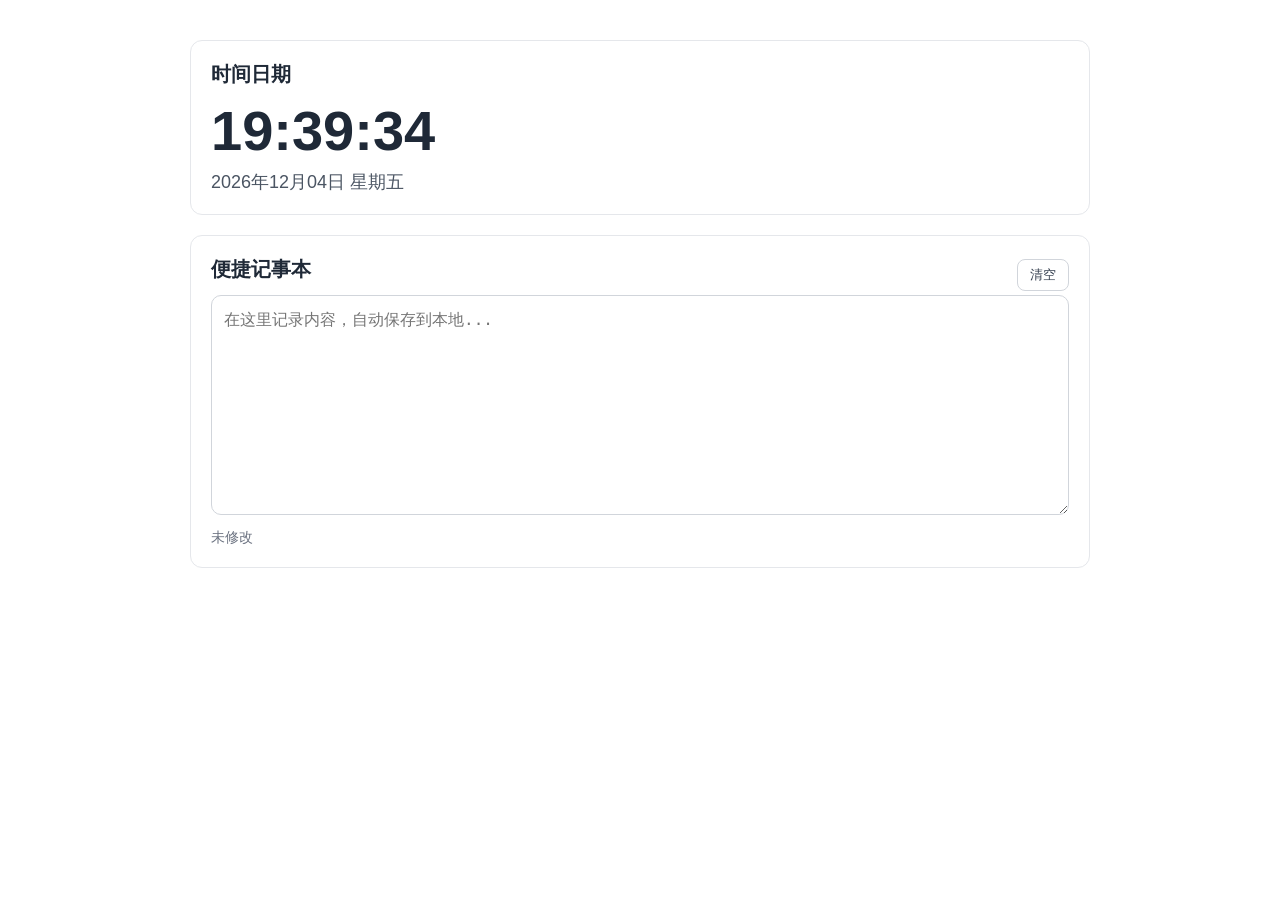
<file: home/index.html>
<!DOCTYPE html>
<html lang="zh-CN">
<head>
  <meta charset="UTF-8" />
  <meta name="viewport" content="width=device-width, initial-scale=1.0" />
  <title>Home</title>
  <link rel="stylesheet" href="style.css" />
</head>
<body>
  <main class="container">
    <section class="card" aria-label="时间日期组件">
      <h1 class="title">时间日期</h1>
      <p id="time" class="time">--:--:--</p>
      <p id="date" class="date">----年--月--日 星期-</p>
    </section>

    <section class="card" aria-label="便捷记事本">
      <div class="note-header">
        <h2 class="title">便捷记事本</h2>
        <button id="clearBtn" type="button" class="clear-btn">清空</button>
      </div>
      <textarea
        id="noteInput"
        class="note-input"
        placeholder="在这里记录内容，自动保存到本地..."
      ></textarea>
      <p id="saveTip" class="save-tip">未修改</p>
    </section>
  </main>

  <script src="main.js"></script>
</body>
</html>
</file>
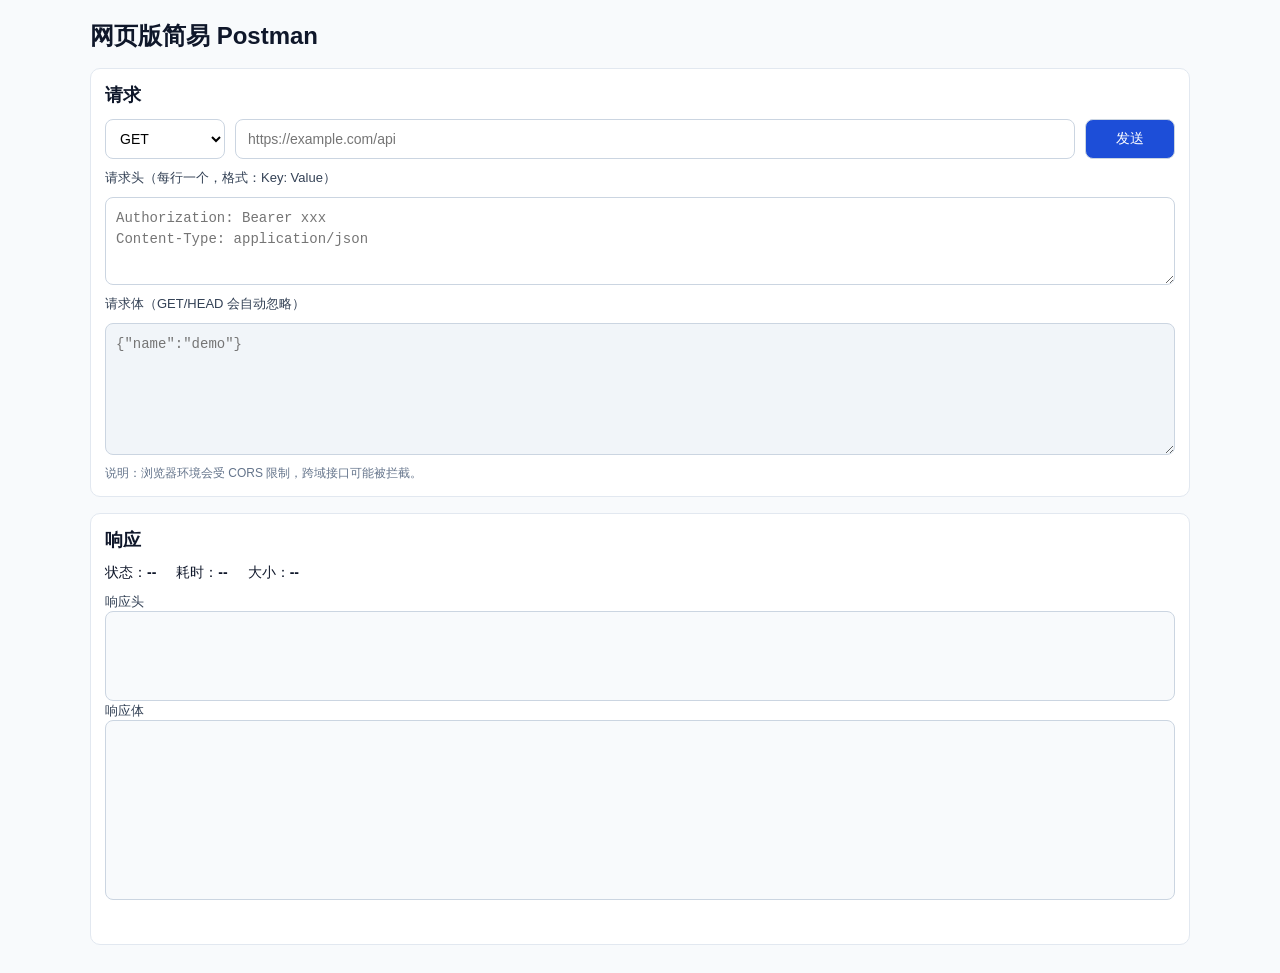
<file: postman/index.html>
<!DOCTYPE html>
<html lang="zh-CN">
<head>
  <meta charset="UTF-8" />
  <meta name="viewport" content="width=device-width, initial-scale=1.0" />
  <title>Simple Postman</title>
  <link rel="stylesheet" href="style.css" />
</head>
<body>
  <main class="app">
    <h1 class="page-title">网页版简易 Postman</h1>

    <section class="panel" aria-label="请求配置">
      <h2>请求</h2>
      <form id="requestForm" class="request-form">
        <div class="row row-main">
          <select id="methodSelect" class="method-select" aria-label="请求方法">
            <option>GET</option>
            <option>POST</option>
            <option>PUT</option>
            <option>PATCH</option>
            <option>DELETE</option>
            <option>HEAD</option>
            <option>OPTIONS</option>
          </select>
          <input
            id="urlInput"
            class="url-input"
            type="url"
            placeholder="https://example.com/api"
            required
          />
          <button id="sendBtn" class="send-btn" type="submit">发送</button>
        </div>

        <label class="field-label" for="headersInput">请求头（每行一个，格式：Key: Value）</label>
        <textarea
          id="headersInput"
          class="textarea"
          placeholder="Authorization: Bearer xxx&#10;Content-Type: application/json"
        ></textarea>

        <label class="field-label" for="bodyInput">请求体（GET/HEAD 会自动忽略）</label>
        <textarea
          id="bodyInput"
          class="textarea body-input"
          placeholder='{"name":"demo"}'
        ></textarea>
      </form>
      <p class="hint">说明：浏览器环境会受 CORS 限制，跨域接口可能被拦截。</p>
    </section>

    <section class="panel" aria-label="响应结果">
      <h2>响应</h2>
      <div class="meta-row">
        <span>状态：<strong id="statusValue">--</strong></span>
        <span>耗时：<strong id="timeValue">--</strong></span>
        <span>大小：<strong id="sizeValue">--</strong></span>
      </div>

      <label class="field-label" for="responseHeaders">响应头</label>
      <pre id="responseHeaders" class="output"></pre>

      <label class="field-label" for="responseBody">响应体</label>
      <pre id="responseBody" class="output body-output"></pre>

      <p id="errorOutput" class="error-text" role="alert"></p>
    </section>
  </main>

  <script src="main.js"></script>
</body>
</html>
</file>
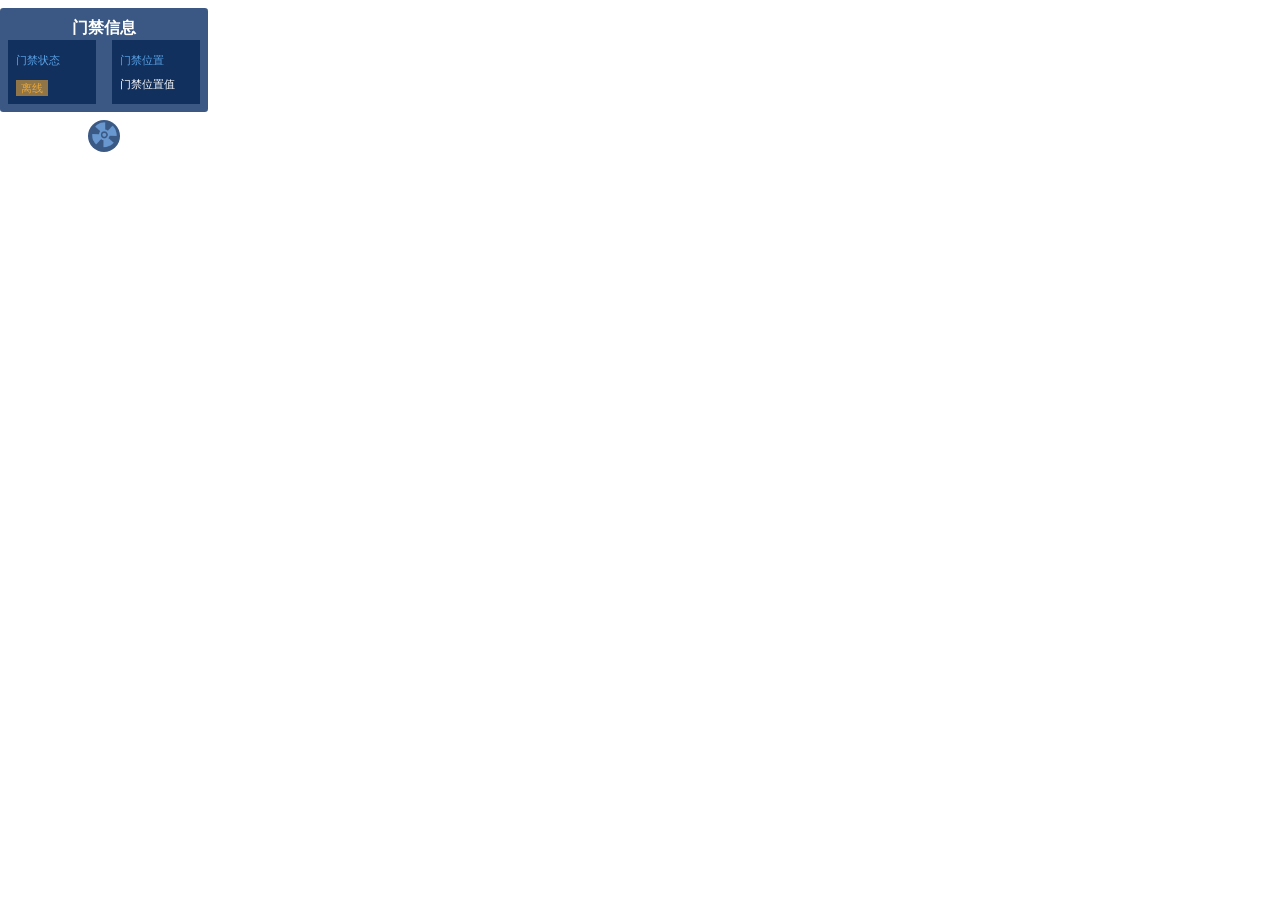
<file: template/eventsBindTest.html>
<!DOCTYPE html>
<html lang="en">
<head>
    <meta charset="UTF-8">
    <meta http-equiv="X-UA-Compatible" content="IE=edge">
    <meta name="viewport" content="width=device-width, initial-scale=1.0">
    <title>Document</title>
    <style>

    </style>
</head>
<body>
    <div id="test"></div>
</body>
</html>
<script>
    accessControlTest();
function accessControlTest () {
    console.log('accessControlTest1234654986');
    const accessStatusInfo = {
        "authDoorList": [{"doorIndexCode": "a38408847d1a4120b5587ae669291574","doorState": 3}],
        "noAuthDoorIndexCodeList": []
    };
    const accessEventsInfo = {
    "pageSize": 10,
    "list": [
    //   {
    //     "eventId": "17048a5d2650c9ed1a06aa02eb73c39d",
    //     "eventName": "acs.acs.eventType.failForFace",
    //     "eventTime": "2023-09-07T11:16:00.000+08:00",
    //     "personId": null,
    //     "cardNo": null,
    //     "personName": null,
    //     "orgIndexCode": null,
    //     "orgName": null,
    //     "doorName": "洁净电梯四层_门_1",
    //     "doorIndexCode": "a38408847d1a4120b5587ae669291574",
    //     "doorRegionIndexCode": "6b422e87-3dd0-4176-aae6-6493c8e0d486",
    //     "picUri": "/pic?0dbc00=b5a0ip-3eo691-e90*3o5=3=5879*0l8655460156*9t1=6*1ps==110b*=1164*f6b075815-b516ee-5*l118od02782=003",
    //     "svrIndexCode": "38238fdf-ba06-454f-847a-aaad25535dd8",
    //     "eventType": 197151,
    //     "inAndOutType": 1,
    //     "readerDevIndexCode": "3776c9a52787481f9505cd576558295b",
    //     "readerDevName": "读卡器_1",
    //     "devIndexCode": "f0eb456bdb6f431485013e2c4f6b9e07",
    //     "devName": "洁净电梯四层",
    //     "identityCardUri": null,
    //     "receiveTime": "2023-09-07T11:16:00.893+08:00",
    //     "jobNo": null,
    //     "studentId": null,
    //     "certNo": null
    //   },
      {
        "eventId": "9118d4df267212ab271aca13e9ca86c6",
        "eventName": "acs.acs.eventType.successCard",
        "eventTime": "2023-08-23T14:59:07.000+08:00",
        "personId": "7404376ace8747aba4dec1717404671b",
        "cardNo": "17941414",
        "personName": "石杨",
        "orgIndexCode": "d39ced08-b111-4280-b8fa-6f575fef0f37",
        "orgName": "西安交通大学口腔医院/行政后勤/总务部",
        "doorName": "洁净电梯四层_门_1",
        "doorIndexCode": "a38408847d1a4120b5587ae669291574",
        "doorRegionIndexCode": "6b422e87-3dd0-4176-aae6-6493c8e0d486",
        "picUri": null,
        "svrIndexCode": null,
        "eventType": 198914,
        "inAndOutType": 1,
        "readerDevIndexCode": "3776c9a52787481f9505cd576558295b",
        "readerDevName": "读卡器_1",
        "devIndexCode": "f0eb456bdb6f431485013e2c4f6b9e07",
        "devName": "洁净电梯四层",
        "identityCardUri": null,
        "receiveTime": "2023-08-23T14:59:09.287+08:00",
        "jobNo": "6508",
        "studentId": null,
        "certNo": "6508"
      },
      {
        "eventId": "1d2a18ace9c083261808e57f604e6e92",
        "eventName": "acs.acs.eventType.successCard",
        "eventTime": "2023-08-23T14:58:45.000+08:00",
        "personId": "7404376ace8747aba4dec1717404671b",
        "cardNo": "17941414",
        "personName": "石杨",
        "orgIndexCode": "d39ced08-b111-4280-b8fa-6f575fef0f37",
        "orgName": "西安交通大学口腔医院/行政后勤/总务部",
        "doorName": "洁净电梯四层_门_1",
        "doorIndexCode": "a38408847d1a4120b5587ae669291574",
        "doorRegionIndexCode": "6b422e87-3dd0-4176-aae6-6493c8e0d486",
        "picUri": null,
        "svrIndexCode": null,
        "eventType": 198914,
        "inAndOutType": 1,
        "readerDevIndexCode": "3776c9a52787481f9505cd576558295b",
        "readerDevName": "读卡器_1",
        "devIndexCode": "f0eb456bdb6f431485013e2c4f6b9e07",
        "devName": "洁净电梯四层",
        "identityCardUri": null,
        "receiveTime": "2023-08-23T14:58:46.415+08:00",
        "jobNo": "6508",
        "studentId": null,
        "certNo": "6508"
      }
    ],
    "total": 278,
    "totalPage": 28,
    "pageNo": 1
};
    const accessPictureInfo = {url:'111'}
    createAccessControlInfoCard (accessStatusInfo, accessEventsInfo, accessPictureInfo);
}

function createAccessControlInfoCard (accessStatusInfo, accessEventsInfo, accessPictureInfo) {
    let isAlarm = false;
    const accessAlarmInfo = accessEventsInfo.list.filter(eventInfo=>{
        return !eventInfo.personId;
    });
    let lastestAlarmInfo;
    if (accessAlarmInfo.length) {
        isAlarm = true;
        lastestAlarmInfo = accessAlarmInfo[0];
    }
    const curDoor = accessStatusInfo.noAuthDoorIndexCodeList.length ? accessStatusInfo.noAuthDoorIndexCodeList[0] : accessStatusInfo.authDoorList[0];
    const doorState = curDoor.doorState;
    const listItemObj = {
        headViewFlag:'Y',
        headStyle:'',
        itemStyles:[
            {
                styles:'width:4rem;height:1.5rem;line-height:1.5rem;margin-right:0.5rem;text-align:center;font-size:0.6rem;font-weight:400;',
                listTitle: '姓名',
                key:'personName',
                clickFun:'',
            },
            {
                styles:'width:4rem;height:1.5rem;line-height:1.5rem;margin-right:0.5rem;text-align:center;font-size:0.6rem;font-weight:400;',
                listTitle: '工号',
                key:'cardNo',
                clickFun:'',
            },
            {
                styles:'width:8rem;height:1.5rem;line-height:1.5rem;text-align:center;font-size:0.6rem;font-weight:400;',
                listTitle: '通行时间',
                key:'eventTime',
                clickFun:'',
            },
        ],
        listStyle:'background-color: rgb(19 56 101);',
        widgetPanelID:'inventoryRoom'+curDoor.doorIndexCode,
        id:'inventoryRoom'+curDoor.doorIndexCode,
        widgetStyle:'height:8rem;overflow:unset;',
        evenStyleInfo:'background-color:rgba(33,126,214, 0.5);',
        oddStyleInfo:'background-color:rgba(25,46,83, 0.6);',
        clickFun:'',
        widgetCondition:[],
        widgetKey:'inventoryRoom'+curDoor.doorIndexCode,
        listDateNode:'',
    };
    // const listHtml = style_table_base('',listItemObj);
    let html = `<div style='width: 12rem;display: flex;flex-direction: column;align-items: center;'>`;
    html += `<div style='background-color:rgba(10 47 102/ 0.8);border-radius:0.2rem;width:12rem;padding:0.5rem;color:#fff;'>`
    html += `<div style='height:1.5rem;line-height:1.5rem;text-align:center;font-weight:600;'>门禁信息</div>`;
    if (isAlarm) { // 是否是警报
        html += `<div style='height:6rem;display:flex;'>`;
        html += `<div style="width:4rem;height:6rem;background-image:url(${''}${accessPictureInfo.url});background-size:100%;background-repeat: no-repeat;"></div>`; // 抓拍图片
        html += `<div style="width:6rem;height:6rem;background-color:rgb(18 48 94);">`; // 警报信息
        html += `<div style="width:6rem;height:1rem;display:flex;">`;
        html += `<div style="width:1rem;height:1rem;background-image:url(${''}${accessPictureInfo.url});background-size:100%;background-repeat: no-repeat;"></div>`;
        html += `<div style="width:3rem;height:1rem;color:red;">非法闯入</div>`;
        html += createSwitchButton();
        html += `</div>`;
        html += `<div style='height:1rem;line-height:1rem;'><span style='color:#fff;'>姓名：</span><span>${lastestAlarmInfo.personName}</span></div>`;
        html += `<div style='height:1rem;line-height:1rem;'><span style='color:#fff;'>人员类型：</span><span>${lastestAlarmInfo.personName}</span></div>`;
        html += `<div style='height:1rem;line-height:1rem;'><span style='color:#fff;'>部门：</span><span>${lastestAlarmInfo.orgName}</span></div>`;
        html += `<div style='height:1rem;line-height:1rem;'><span style='color:#fff;'>位置：</span><span>${lastestAlarmInfo.doorName}</span></div>`;
        html += `<div style='height:1rem;line-height:1rem;'><span style='color:#fff;'>时间：</span><span>${timeFormat(lastestAlarmInfo.eventTime)}</span></div>`;
        html += `</div>`;
        // html += listHtml;
        html += `</div>`;
    } else {
        html += `<div style='height:4rem;font-size: 0.7rem;display:flex;'>`;
        html += `<div style="width:4.5rem;height:3rem;margin-right:1rem;padding: 0.5rem;background-color:rgb(18 48 94);">`;
        html += `<div style="height:1.5rem;line-height:1.5rem;color:#58a2e6;">门禁状态</div>`;
        if (doorState === 1 || doorState === 2) {
            html += createSwitchButton();
        } else if (doorState === 3) {
            html += `<div style="width:2rem;height:1rem;margin-top:0.5rem;line-height:1rem;color:rgb(232 166 56);background-color:rgb(232 166 56 / 59%);text-align: center;">离线</div>`;
        }
        html += `</div>`;
        html += `<div style="width:4.5rem;height:3rem;padding: 0.5rem;background-color:rgb(18 48 94);">`;
        html += `<div style="height:1.5rem;line-height:1.5rem;color:#58a2e6;">门禁位置</div>`;
        html += `<div style="height:1.5rem;line-height:1.5rem;">门禁位置值</div>`;
        html += `</div>`;
        html += `</div>`;
    }
    html += `</div>`;
    html += `<div style="width:2rem;height:2rem;margin-top:0.5rem;border-radius:1rem;background-color:rgba(10 47 102/ 0.8);">`;
    html += `<div style="width:2rem;height:2rem;background-image:url(${''}./air-fan.png);background-size:100%;background-repeat: no-repeat;"></div>`;
    html += `</div>`;
    html += `</div>`;
    // $('#div2d').append($(html));
    const div = document.querySelector('#test');
    div.innerHTML = html;
    // style_table_base(accessEventsInfo,listItemObj);
}
/**
 * @description 创建开关
 * @param {Object} buttonConfig 开关配置项
 * @return 无
 * @authors myf 2023-10-12
 */
 function createSwitchButton (buttonConfig) {
    buttonConfig = {
        width: buttonConfig && buttonConfig.width || 2,
        height: buttonConfig && buttonConfig.height || 1,
        openColor: buttonConfig && buttonConfig.openColor || 'rgb(47 179 170)',
        closeColor: buttonConfig && buttonConfig.closeColor || 'rgb(33 70 127)',
        openText: buttonConfig && buttonConfig.openText || '开',
        closeText: buttonConfig && buttonConfig.closeText || '关',
        clickFunc: buttonConfig && buttonConfig.buttonConfig,
    };
    let html = `<div style='width:${buttonConfig.width}rem;height:${buttonConfig.height}rem;line-height:${buttonConfig.height}rem;color:${buttonConfig.openColor};border:1px solid ${buttonConfig.openColor};border-radius:${buttonConfig.height / 2}rem;' itemData='${JSON.stringify(buttonConfig).replace(new RegExp(/( )/g),"")}' mode='close' onclick='switchButtonClick(this)'>`;
    html += `<span style='display:inline-block;width:${buttonConfig.height}rem;height:${buttonConfig.height}rem;background-color:${buttonConfig.openColor};border-radius:${buttonConfig.height / 2}rem;'></span>`;
    html += `<span style='display:inline-block;width:${buttonConfig.width-buttonConfig.height}rem;height:${buttonConfig.height}rem;'>${buttonConfig.openText}</span>`;
    html += `</div>`;
    return html;
}

/**
 * @description 开关点击事件
 * @param {Object} switchButton 开关元素
 * @return 无
 * @authors myf 2023-10-13
 */
function switchButtonClick (switchButton) {
    // let html = '';
    // const itemData = $(switchButton).attr('itemData');
    // const mode = $(switchButton).attr('mode');
    // if (mode === 'close') {
    //     html = `<span style='display:inline-block;width:${itemData.width-itemData.height}rem;height:${itemData.height}rem;'>${itemData.closeText}</span>`;
    //     html += `<span style='display:inline-block;width:${itemData.height}rem;height:${itemData.height}rem;background-color:${itemData.closeColor};border-radius:${itemData.height / 2}rem;'></span>`;
    //     $(switchButton).css('color',itemData.closeColor);
    //     $(switchButton).css('border','1px solid ' + itemData.closeColor);
    //     $(switchButton).attr('mode', 'open');
    // } else {
    //     html = `<span style='display:inline-block;width:${itemData.height}rem;height:${itemData.height}rem;background-color:${itemData.openColor};border-radius:${itemData.height / 2}rem;'></span>`;
    //     html += `<span style='display:inline-block;width:${itemData.width-itemData.height}rem;height:${itemData.height}rem;'>${itemData.openText}</span>`;
    //     $(switchButton).css('color',itemData.openColor);
    //     $(switchButton).css('border','1px solid ' + itemData.openColor);
    //     $(switchButton).attr('mode', 'close');
    // }
    // $(switchButton).html(html);
    console.log('啊啊啊');
}
function timeFormat (timeStr) {
    // 原时间字符串
    // const timeStr = "2023-09-07T11:16:00.000+08:00";

    // 创建一个Date对象
    const date = new Date(timeStr);

    // 设置时区为UTC,避免时区转换的影响
    date.setTime(date.getTime() + date.getTimezoneOffset()*60*1000);

    // 构建新的时间字符串
    const newTimeStr = date.getFullYear() + "-" + 
                    (date.getMonth() + 1).toString().padStart(2, '0') + "-" +
                    date.getDate().toString().padStart(2, '0') + " " +
                    date.getHours().toString().padStart(2, '0') + ":" +
                    date.getMinutes().toString().padStart(2, '0') + ":" +
                    date.getSeconds().toString().padStart(2, '0');

    // console.log(newTimeStr); 
    return newTimeStr;
}
</script>
</file>
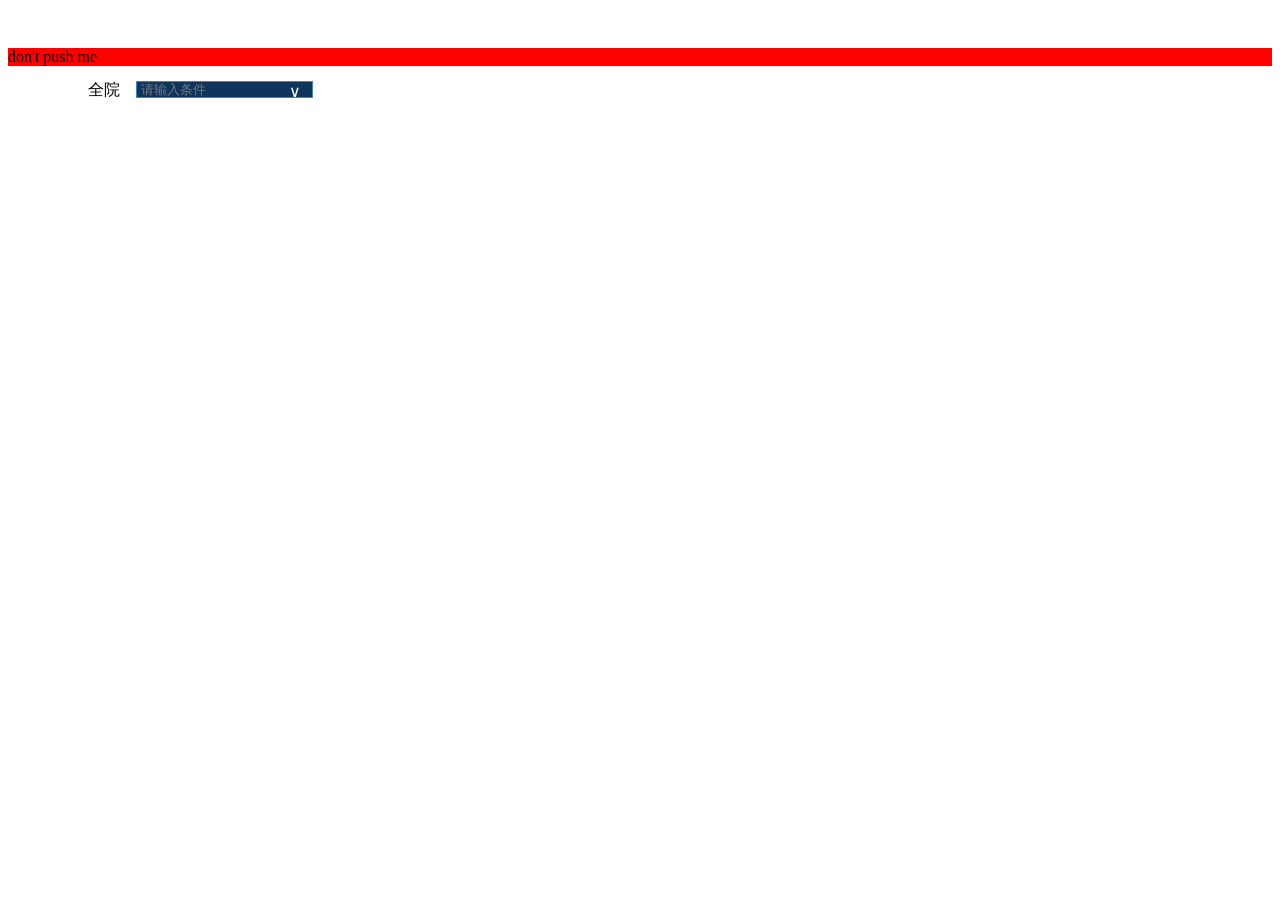
<file: template/select.html>
<!DOCTYPE html>
<html lang="en">
<head>
    <meta charset="UTF-8">
    <meta http-equiv="X-UA-Compatible" content="IE=edge">
    <meta name="viewport" content="width=device-width, initial-scale=1.0">
    <title>select</title>
    <link rel="stylesheet" href="./select.css">
    <script src="https://cdn.bootcdn.net/ajax/libs/jquery/3.6.0/jquery.min.js"></script>
    <script src="./select.js"></script>
</head>
<body>
    <div>
        <div id="baseDiv" style="width: 240px; height: 40px; position: relative;">
           
        </div>
        <div style="background-color: red;">don't push me</div>
        <div id='levelNavigationBar' style='position:absolute;top:5rem;left:5rem;display: flex;'>
            <div style='padding:0 0.5rem;cursor:pointer;' onclick='testClick(this)'>全院</div>
            <div id='campusNavigation' style='display:none;padding:0 0.5rem;cursor:pointer;' onclick='navigationBarClick(this)'>1</div>
            <div id='campusNavigationSelect' style='display:block;padding:0 0.5rem;cursor:pointer;' onclick='navigationBarClick(this)'></div>
            <div id='buildingNavigation' style='display:none;padding:0 0.5rem;cursor:pointer;' onclick='navigationBarClick(this)'>/2</div>
            <div id='buildingNavigationSelect' style='display:none;padding:0 0.5rem;cursor:pointer;' onclick='navigationBarClick(this)'></div>
        </div>
    </div>
</body>
<script>
    const data = [{name:'园区1',value:'value1'},{name:'园区2',value:'value2'},{name:'园区3',value:'value3'}];
    createNormalOptions('campusNavigationSelect','campusSelect',data, 'name', 'value', false);
    const data2 = [{name:'建筑1',value:'value1'},{name:'建筑2',value:'value2'},{name:'建筑3',value:'value3'}];
    createNormalOptions('buildingNavigationSelect','buildingSelect',data2, 'name', 'value', false);
    function testClick () {
        // 转到园区1
        changeLevelNavigationBar({type: 'campus', name: '园区1'});
    }
    function navigationBarClick (span) {
        console.log('-----------------navigationBarClick',span)
        const levelId = $(span).text();
        if (!levelId) {return;}
        const levelObj = app.query('#'+levelId)[0];
        if(levelObj) {
            changeToSence = levelObj;
            app.level.change(levelObj);
            changeLevelNavigationBar(levelObj);
        }
    }
    function changeLevelNavigationBar (levelObj) {
        const levelType = levelObj.type;
        console.log('-----------------changeLevelNavigationBar',levelObj)
        const levels = ['campus','building','floor','room'];
        let isShow = true;
        levels.forEach((level,index)=>{
            const div = document.querySelector('#'+level+'Navigation');
            if (div) {
                div.style.display = isShow ? 'block' : 'none';
            }
            // const select = document.querySelector('#'+level+'NavigationSelect');
            // if (select) {
            //     select.style.display = 'none';
            // }
            if (level === levelType) {
                div.innerText = levelObj.name + '/';
                const select = document.querySelector('#'+level+'NavigationSelect');
                if (select) {
                    select.style.display = 'none';
                }
                if (levels[index + 1]) {
                    const selectNext = document.querySelector('#'+levels[index + 1]+'NavigationSelect');
                    if (selectNext) {
                        selectNext.style.display = 'block';
                    }
                }
                // select.style.display = 'block';
                isShow = false;
            }
        });
    }

</script>
</html>
</file>
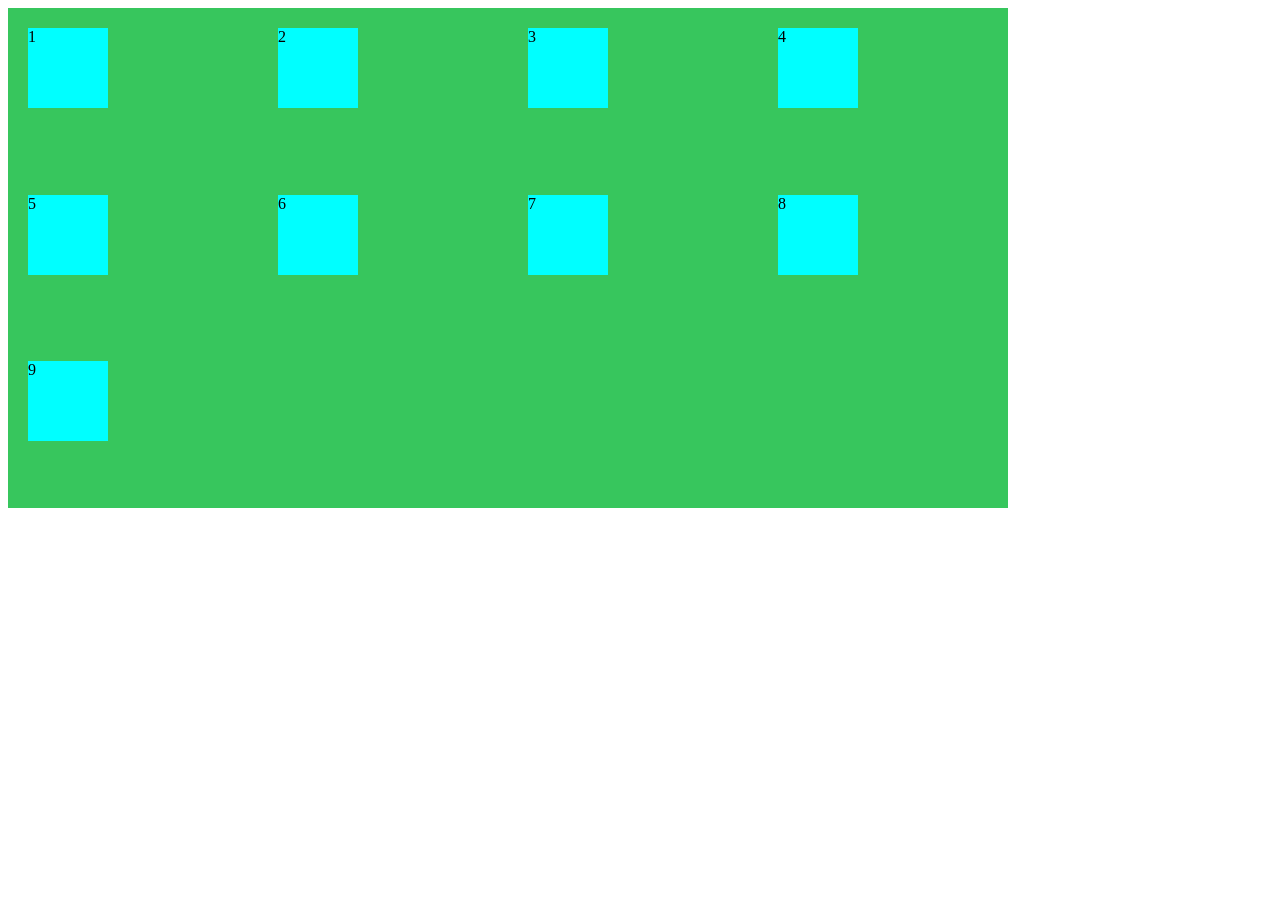
<file: template/test.html>
<!DOCTYPE html>
<html lang="en">
<head>
    <meta charset="UTF-8">
    <meta http-equiv="X-UA-Compatible" content="IE=edge">
    <meta name="viewport" content="width=device-width, initial-scale=1.0">
    <title>test</title>
    <!-- <link rel="stylesheet" href="./anime/raw.css"> -->
    <!-- <script src="./abilityToFigure.js"></script> -->
</head>
<body>
    
<div style="background-color: #37c65d;
        width: 1000px;
        height: 500px;display: grid;grid-template-rows:repeat(3,1fr);grid-template-columns: repeat(4,1fr);">
    <div style="width: 80px;height: 80px;padding: 20px; background-color: aqua;background-clip: content-box;" onclick="initHtmlTest()">1</div>
    <div style="width: 80px;height: 80px;padding: 20px; background-color: aqua;background-clip: content-box;" onclick="initHtmlTest2()">2</div>
    <div style="width: 80px;height: 80px;padding: 20px; background-color: aqua;background-clip: content-box;" onclick="clearT()">3</div>
    <div style="width: 80px;height: 80px;padding: 20px; background-color: aqua;background-clip: content-box;">4</div>
    <div style="width: 80px;height: 80px;padding: 20px; background-color: aqua;background-clip: content-box;">5</div>
    <div style="width: 80px;height: 80px;padding: 20px; background-color: aqua;background-clip: content-box;">6</div>
    <div style="width: 80px;height: 80px;padding: 20px; background-color: aqua;background-clip: content-box;">7</div>
    <div style="width: 80px;height: 80px;padding: 20px; background-color: aqua;background-clip: content-box;">8</div>
    <div id="test" style="width: 80px;height: 80px;padding: 20px; background-color: aqua;background-clip: content-box;">9</div>
</div>
</body>
<script>
let T = {};
function initHtmlTest () {
    const startTime = new Date();
    console.log('DOM挂载start', startTime.getSeconds(), startTime.getMilliseconds());
    const data = [];
    for (let i = 0; i <= 100; i++) {
        data.push({name: 'name' + i, key: 'key' + i, Text: 'aaaaa', history: i});
    }
    for (let i = 0; i <= 100; i++) {
        const html = `<div id="test${i}" itemdata='${JSON.stringify(data)}'>test</div>`;
        const test = document.querySelector('#test');
        test.innerHTML += html;
    }
    const endTime = new Date();
    console.log('DOM挂载end', endTime.getSeconds(), endTime.getMilliseconds());
}

function initHtmlTest2 () {
    const startTime = new Date();
    console.log('全局变量start2', startTime.getSeconds(), startTime.getMilliseconds());
    const data = [];
    for (let i = 0; i <= 100; i++) {
        data.push({name: 'name' + i, key: 'key' + i, Text: 'aaaaa', history: i});
    }
    for (let i = 0; i <= 100; i++) {
        const html = `<div id="test${i}">test</div>`;
        T['test'+i] = {'itemdata': data};
        const test = document.querySelector('#test');
        test.innerHTML += html;
    }
    const endTime = new Date();
    console.log('全局变量end2', endTime.getSeconds(), endTime.getMilliseconds());
}
// initHtmlTest ();

function clearT () {
    const test = document.querySelector('#test');
    test.innerHTML = '';
}

function getDataTest () {
    // 测试结果： 100次读取 52ms 1000次读取 530ms
    const startTime = new Date();
    console.log('start', startTime.getSeconds(), startTime.getMilliseconds());
    for (let i = 0; i <= 1000; i++) {
        const test = document.querySelector('#test1');
        const itemdataStr = test.getAttribute('itemdata');
        const itemdata = JSON.parse(itemdataStr);
        console.log(itemdata, 'itemdata');
    }
    const endTime = new Date();
    console.log('end', endTime.getSeconds(), endTime.getMilliseconds());
}

function getDataTest2 () {
    // 测试结果： 100次读取 49ms 1000次读取 483ms
    const startTime = new Date();
    console.log('start', startTime.getSeconds(), startTime.getMilliseconds());
    for (let i = 0; i <= 1000; i++) {
        // const test = document.querySelector('#test1');
        // const itemdataStr = test.getAttribute('itemdata');
        // const itemdata = JSON.parse(itemdataStr);
        const itemdata = T['test1']['itemdata'];
        console.log(itemdata, 'itemdata2');
    }
    const endTime = new Date();
    console.log('end', endTime.getSeconds(), endTime.getMilliseconds());
}

let a = {
    "todayBlood": "今日用血",
    "todayStat": "今日输血统计",
    "developedBlood": "已发血",
    "waitingBlood": "待发血",
    "hematologyDepartment": "用血科室",
    "adverseReaction": "不良反应",
    "gametizedBlood": "已配血",
    "emergencyBlood": "紧急备血",
    "rescueBlood": "抢救备血",
    "operaBlood": "手术备血",
    "autologousBlood": "自体备血",
    "bloodApplication": "输血申请",

    "todayBlood": "今日用血",
    "todayBlood": "今日用血",
    "todayBlood": "今日用血",
    "todayBlood": "今日用血",
    "todayBlood": "今日用血",
    "todayBlood": "今日用血",
    "todayBlood": "今日用血",
    "todayBlood": "今日用血",
    "todayBlood": "今日用血",
    "todayBlood": "今日用血",
    "todayBlood": "今日用血",
    "todayBlood": "今日用血",
    "todayBlood": "今日用血",
    "todayBlood": "今日用血",
    "todayBlood": "今日用血",
    "todayBlood": "今日用血",
    "todayBlood": "今日用血",
    "todayBlood": "今日用血",
    "todayBlood": "今日用血",
    "todayBlood": "今日用血",
    "todayBlood": "今日用血",
    "todayBlood": "今日用血",
    "todayBlood": "今日用血",
    "todayBlood": "今日用血",
    "todayBlood": "今日用血",
    "todayBlood": "今日用血",
    "todayBlood": "今日用血",
    "todayBlood": "今日用血",
    "todayBlood": "今日用血",
    "todayBlood": "今日用血",
    "todayBlood": "今日用血",
    "todayBlood": "今日用血",
    "todayBlood": "今日用血",
    "todayBlood": "今日用血",
    "todayBlood": "今日用血",
    "todayBlood": "今日用血",
    "todayBlood": "今日用血",
    "todayBlood": "今日用血",
    "todayBlood": "今日用血",
    "todayBlood": "今日用血",
    "todayBlood": "今日用血",
    "todayBlood": "今日用血",
    "todayBlood": "今日用血",
    "todayBlood": "今日用血",
    "todayBlood": "今日用血",
    "todayBlood": "今日用血",
    "todayBlood": "今日用血",
    "todayBlood": "今日用血",
    "todayBlood": "今日用血",
    "todayBlood": "今日用血",
    "todayBlood": "今日用血",
    "todayBlood": "今日用血",
    "todayBlood": "今日用血",
    "todayBlood": "今日用血",
    "todayBlood": "今日用血",
    "todayBlood": "今日用血",
    "todayBlood": "今日用血",
    "todayBlood": "今日用血",
    "todayBlood": "今日用血",
    "todayBlood": "今日用血",
    "todayBlood": "今日用血",
    "todayBlood": "今日用血",
    "todayBlood": "今日用血",
}

</script>
</html>
</file>
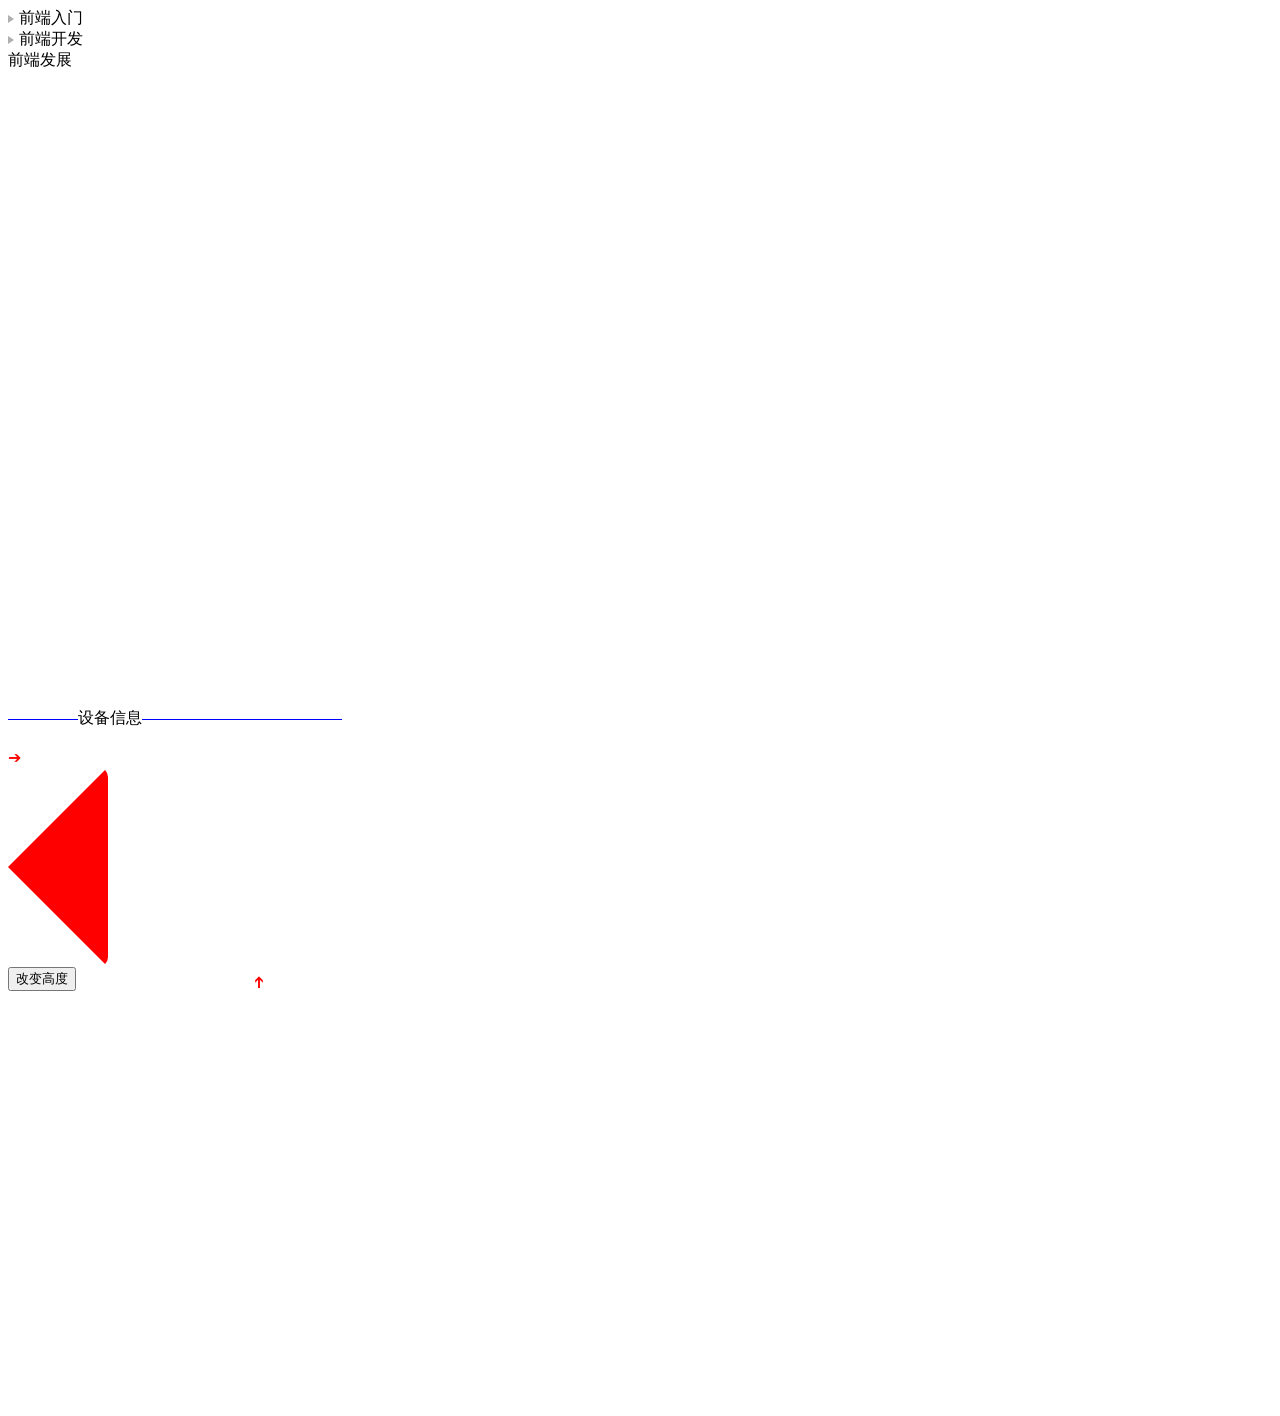
<file: template/test2.html>
<!DOCTYPE html>
<html lang="en">
<head>
    <meta charset="UTF-8">
    <meta http-equiv="X-UA-Compatible" content="IE=edge">
    <meta name="viewport" content="width=device-width, initial-scale=1.0">
    <title>fenxi</title>
    <style>
        .title {
            display: flex;
            align-items: center;
        }
        .line-left {
            width: 70px;
            height: 1px;
            border-bottom: 1px solid blue;
        }
        .line-right {
            width: 200px;
            height: 1px;
            border-bottom: 1px solid blue;
        }
        .ss {
            color: red;
            transform: rotate(-90deg);
        }
        .sanjiao {
            width: 0px;
            height: 0px;
            border-top: 100px solid white;
            border-bottom: 100px solid #fff;
            border-right: 100px solid red;
            border-left: 0;
            border-radius: 10px;
        }
        .slide-out-from-the-bottom-up {
            width: 200px;
            height: 0px;
            background-color: blue;
            transition: height 2s;
        }
        .treeOne {
      cursor: pointer;
    }
 
    .treeTitle {
      -webkit-user-select: none;
      -moz-user-select: none;
      -ms-user-select: none;
      user-select: none;
      display: flex;
      overflow: hidden;
      text-overflow: ellipsis;
      white-space: nowrap;
      align-items: center;
 
    }
 
    .treeTitle.subutton.active:before {
      transform: rotate(90deg);
    }
 
    .haveSub>.treeTitle.subutton:before {
      content: '';
      width: 0;
      height: 0;
      display: inline-block;
      justify-content: center;
      margin-right: 5px;
      border-left: 6px solid #afafaf;
      border-top: 4px solid transparent;
      border-bottom: 4px solid transparent;
    }
 
    .treeTitle:hover {
      background: #f5f7fa;
    }
 
    .treeOne-item {
      display: none;
      transition: all 2s;
    }
 
    #searchInput {
      height: 30px;
      line-height: 30px;
      font-size: 15px;
 
    }
    </style>
</head>
<body>
    <div style="width:500px;height:700px;">

        <div id="showTree"></div>
    </div>
</body>
<script>

let tree = [
    {
      id: '1',
      label: '前端入门',
      children: [
        {
          id: '1-1',
          label: '前端中级'
        },
        {
          id: '1-2',
          label: '前端高级'
        },
        {
          id: '1-3',
          label: '前端架构'
        },
      ]
    },
    {
      id: '2',
      label: '前端开发',
      children: [
        {
          id: '2-1',
          label: 'reactJS',
          children: [
            {
              id: '2-1-1',
              label: 'react-native',
              children: [
                {
                  id: '2-1-1-1',
                  label: 'react-REDUX'
                },
                {
                  id: '2-1-1-2',
                  label: 'react-ROUTER'
                }
              ]
            }
          ]
        },
        {
          id: '2-2',
          label: 'vueJS',
          children: [
            {
              id: '2-2-1',
              label: 'vuex'
            }
          ]
        },
        {
          id: '2-3',
          label: 'angularJS'
        }
      ]
    },
    {
      id: '3',
      label: '前端发展'
    }
  ], seachId = '';
function createTree(data, num = 0, path = []) {
    const treeList = createDom('treeFather')
    data.forEach(li => {
      const treeItem = createDom('treeOne')
      const treeItemTitle = createDom('treeTitle', li.id)
      treeItemTitle.style.paddingLeft = `${18 * num}px`
      treeItemTitle.innerText = li.label
      treeItem.appendChild(treeItemTitle)
      treeItemTitle.onclick = (e) => {
        if (e.target.classList.contains('subutton')) {
          if (e.target.classList.contains('active')) {
            e.target.classList.remove('active')
            e.target.nextSibling.style.display = 'none'
          } else {
            e.target.classList.add('active')
            e.target.nextSibling.style.display = 'block'
          }
        }
        selectOnclick(li, [...path, li], e)
      }
      if (li.children) {
        treeItem.classList.add('haveSub')
        treeItemTitle.classList.add('subutton')
        const subTree = createDom('treeOne-item')
        subTree.appendChild(createTree(li.children, num + 1, [...path, li]))
        treeItem.appendChild(subTree)
      }
      treeList.appendChild(treeItem)
    })
    return treeList
  }
 
function selectOnclick(item, path, e) {
    if (!item.children) {
      console.log(path, e)
      alert(`您已选择：【${item.label}】`)
    }
}
function createDom(val, id) {
    let div = document.createElement('div')
    div.className = val
    if (val === 'treeTitle') {
      div.id = id
    }
    return div;
}
let treeList = createTree(tree)
document.getElementById('showTree').appendChild(treeList)
 
  function searchText(val, data) {
    data.forEach(element => {
      if (element.label === val) {
        console.log('(element.id===>', element.id)
        document.getElementById(element.id).style.color = 'blue'
        document.getElementById(element.id).style.background = '#88aee6'
        seachId = element.id
        return;
      }
      if (element.children) {
        searchText(val, element.children)
      }
    });
  }
  function onSearch(e, type) {
    if (seachId) {
      // 清空搜索上次的样式
      document.getElementById(seachId).style.color = ''
      document.getElementById(seachId).style.background = ''
    }
 
    if (type == '01') {
      searchText(e.target.value, tree)
    } else if (type == '02') {
      if (e.keyCode == 13) {
        searchText(e.target.value, tree)
      }
    }
  }
    
</script>
</html>
<!DOCTYPE html>
<html lang="en">
<head>
    <meta charset="UTF-8">
    <meta http-equiv="X-UA-Compatible" content="IE=edge">
    <meta name="viewport" content="width=device-width, initial-scale=1.0">
    <title>fenxi</title>
    <style>
        .title {
            display: flex;
            align-items: center;
        }
        .line-left {
            width: 70px;
            height: 1px;
            border-bottom: 1px solid blue;
        }
        .line-right {
            width: 200px;
            height: 1px;
            border-bottom: 1px solid blue;
        }
        .ss {
            color: red;
            transform: rotate(-90deg);
        }
        .sanjiao {
            width: 0px;
            height: 0px;
            border-top: 100px solid white;
            border-bottom: 100px solid #fff;
            border-right: 100px solid red;
            border-left: 0;
            border-radius: 10px;
        }
        .slide-out-from-the-bottom-up {
            width: 200px;
            height: 0px;
            background-color: blue;
            transition: height 2s;
        }
    </style>
</head>
<body>
    <div style="width:500px;height:700px;">
        <div class="title">
            <div></div>
            <div class="line-left"></div>
            <div>设备信息</div>
            <div class="line-right"></div>
        </div>
        <div class="ss">
            ➔
        </div>
        <span class="ss">➔</span>
        <div class="sanjiao">

        </div>
        <div id="changeHeight" class="slide-out-from-the-bottom-up"></div>
        <button onclick="test1()">改变高度</button>
        <div id="test1"></div>
        <div></div>
    </div>
</body>
<script>
    function changeHeight () {
        const div = document.getElementById('changeHeight');
        div.style.height = '300px';
    }
    
    function test1 () {
        let html = '<div>a'+
        ' <div>b</div>'+
        '</div>';
        const test1 = document.getElementById('test1');
        debugger;
        test1.innerHTML = html;
    }
    
</script>
</html>
</file>
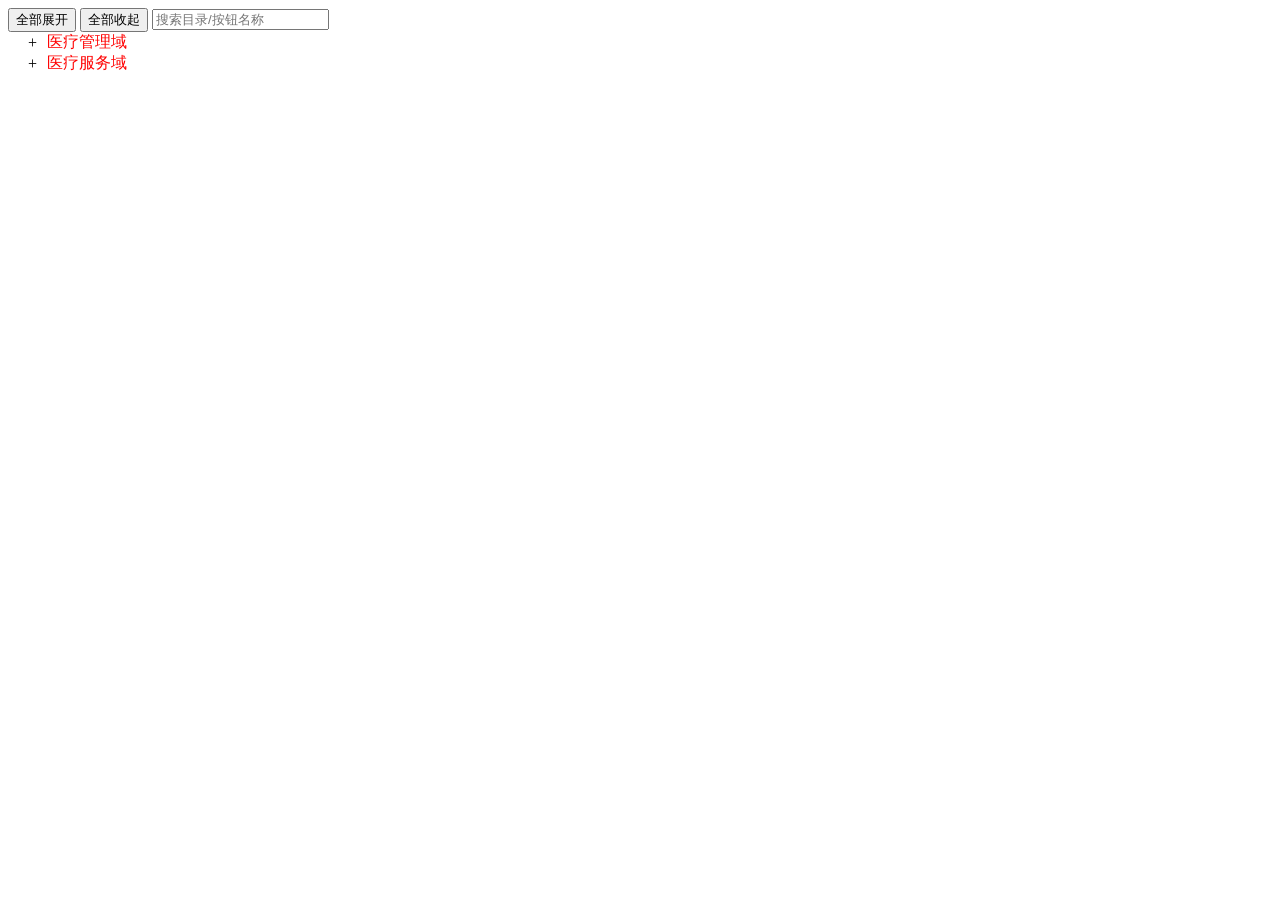
<file: template/test3.html>
<!DOCTYPE html>
<html lang="en">
<head>
    <meta charset="UTF-8">
    <meta name="viewport" content="width=device-width, initial-scale=1.0">
    <title>Tree Menu</title>
    <style>
        .tree-node {
            margin-left: 20px;
        }
        .tree-node-header {
            display: flex;
            align-items: center;
        }
        .tree-node-header span {
            margin-right: 10px;
        }
        .tree-node-children {
            display: none;
        }
        .tree-node.expanded .tree-node-children {
            display: block;
        }
        .tree-node-buttons {
            margin-left: auto;
        }
        .tree-node-buttons button {
            margin-left: 5px;
        }
    </style>
</head>
<body>
    <div>
        <button onclick="expandAll()">全部展开</button>
        <button onclick="collapseAll()">全部收起</button>
        <input type="text" id="searchInput" placeholder="搜索目录/按钮名称" oninput="searchTree()">
    </div>
    <div id="treeContainer"></div>

    <script src="tree.js"></script>
</body>
</html>
</file>
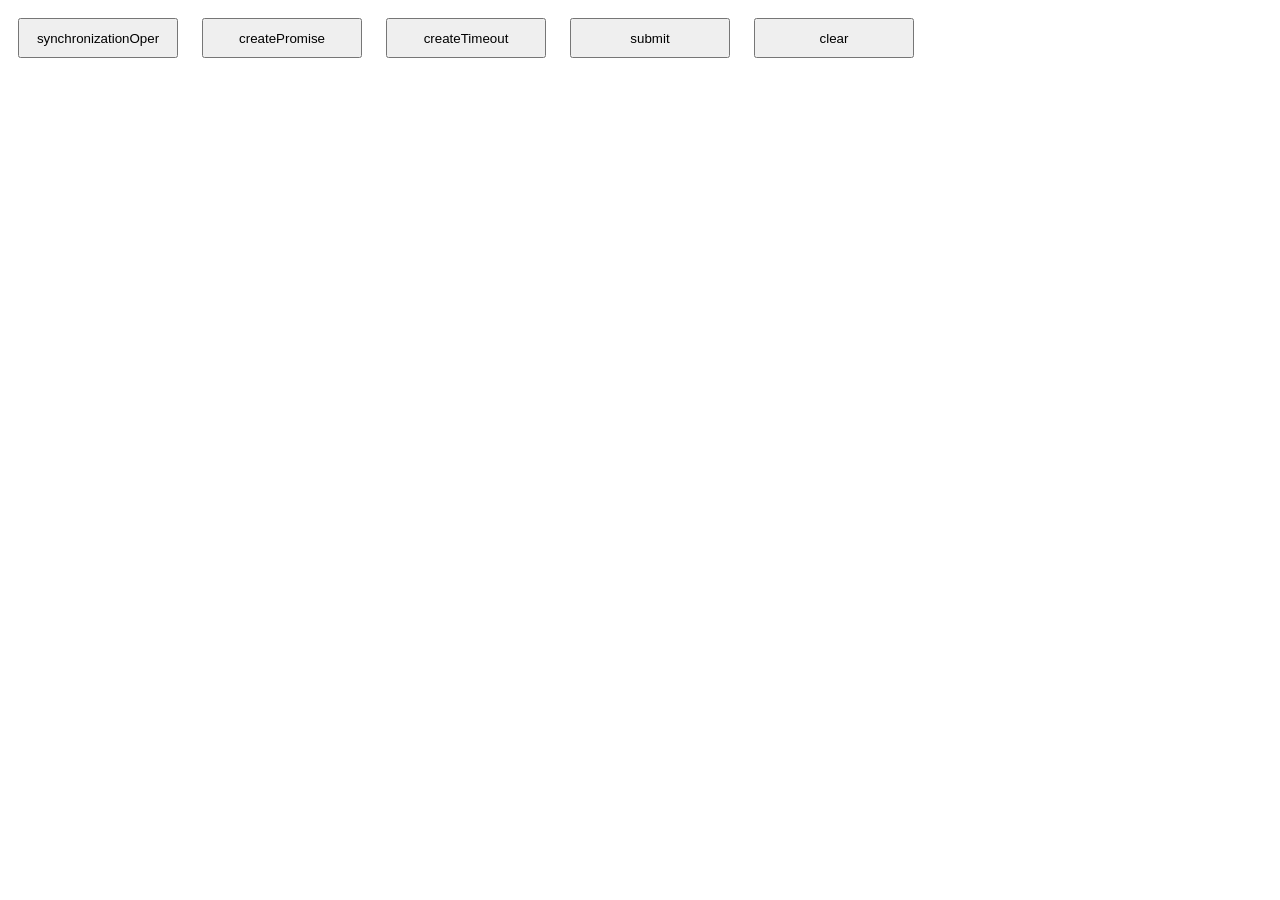
<file: template/timeTest.html>
<!DOCTYPE html>
<html lang="en">
<head>
    <meta charset="UTF-8">
    <meta http-equiv="X-UA-Compatible" content="IE=edge">
    <meta name="viewport" content="width=device-width, initial-scale=1.0">
    <title>Document</title>
    <style>
        button {
            width: 160px;
            height: 40px;
            margin: 10px;
        }
    </style>
</head>
<body>
    <div>
        <div>
            <button onclick="addOper('synchronizationOper')">synchronizationOper</button>
            <button onclick="addOper('createPromise')">createPromise</button>
            <button onclick="addOper('createTimeout')">createTimeout</button>
            <!-- <button onclick="addOper('createPromiseTimeout')">createPromiseTimeout</button>
            <button onclick="addOper('createTimeoutPromise')">createTimeoutPromise</button> -->
            <button onclick="doOper()">submit</button>
            <button onclick="clearOper()">clear</button>
        </div>
        <div id="operPanel"></div>
    </div>
</body>
<script>
    let operArr = [];
    const operPanel = document.getElementById('operPanel');
    function createPromise (index) {
        Promise.resolve().then(()=>{
            operPanel.innerHTML += 'promise!' + index + '->\n';
        });
    }
    function createTimeout (index) {
        setTimeout(()=>{
            operPanel.innerHTML += 'timeout!' + index + '->\n';
        },0);
    }
    function createPromiseTimeout (index) {
        Promise.resolve().then(()=>{
            operPanel.innerHTML += 'promiseTimeout![0]' + index + '->\n';
            setTimeout(()=>{
                operPanel.innerHTML += 'promiseTimeout![1]' + index + '->\n';
            },0);
        });
    }
    function createTimeoutPromise (index) {
        operPanel.innerHTML += 'timeoutPromise![0]' + index + '->\n';
        setTimeout(()=>{
            Promise.resolve().then(()=>{
                operPanel.innerHTML += 'timeoutPromise![1]' + index + '->\n';
            });
        },0);
    }
    function userClick () {
        console.log('userClick!');
    }
    function synchronizationOper (index) {
        operPanel.innerHTML += 'synchronizationOper!' + index + '->\n';
    }
    function addOper (oper) {
        operArr.push(oper);
        operPanel.innerHTML += oper + '->\n';
    }
    function doOper () {
        operPanel.innerHTML += '<br>';
        operArr.forEach((item, index)=>{
            const func = eval(item);
            func(index);
        });
    }
    function clearOper () {
        operArr = [];
        operPanel.innerHTML = '';
    }
</script>
</html>
</file>
<file: home/style.css>
:root {
  color-scheme: light;
}

* {
  box-sizing: border-box;
}

body {
  margin: 0;
  min-height: 100vh;
  font-family: "Segoe UI", "Microsoft YaHei", sans-serif;
  background: #ffffff;
  color: #1f2937;
}

.container {
  width: min(900px, 92vw);
  margin: 0 auto;
  padding: 40px 0;
  display: grid;
  gap: 20px;
}

.card {
  border: 1px solid #e5e7eb;
  border-radius: 12px;
  padding: 20px;
}

.title {
  margin: 0 0 12px;
  font-size: 20px;
  font-weight: 600;
}

.time {
  margin: 0;
  font-size: clamp(32px, 6vw, 56px);
  line-height: 1.1;
  font-weight: 700;
}

.date {
  margin: 8px 0 0;
  font-size: 18px;
  color: #4b5563;
}

.note-header {
  display: flex;
  justify-content: space-between;
  align-items: center;
  gap: 12px;
}

.clear-btn {
  border: 1px solid #d1d5db;
  background: #ffffff;
  color: #374151;
  border-radius: 8px;
  padding: 6px 12px;
  cursor: pointer;
}

.clear-btn:hover {
  background: #f9fafb;
}

.note-input {
  width: 100%;
  min-height: 220px;
  resize: vertical;
  border: 1px solid #d1d5db;
  border-radius: 10px;
  padding: 12px;
  font-size: 16px;
  line-height: 1.5;
  outline: none;
}

.note-input:focus {
  border-color: #9ca3af;
}

.save-tip {
  margin: 10px 0 0;
  font-size: 14px;
  color: #6b7280;
}
</file>
<file: postman/style.css>
* {
  box-sizing: border-box;
}

body {
  margin: 0;
  background: #f8fafc;
  color: #0f172a;
  font-family: "Segoe UI", "Microsoft YaHei", sans-serif;
}

.app {
  width: min(1100px, 94vw);
  margin: 20px auto 28px;
  display: grid;
  gap: 16px;
}

.page-title {
  margin: 0;
  font-size: 24px;
}

.panel {
  background: #ffffff;
  border: 1px solid #e2e8f0;
  border-radius: 10px;
  padding: 14px;
}

.panel h2 {
  margin: 0 0 12px;
  font-size: 18px;
}

.request-form {
  display: grid;
  gap: 10px;
}

.row {
  display: flex;
  gap: 10px;
}

.row-main {
  align-items: center;
}

.method-select,
.url-input,
.send-btn,
.textarea {
  border: 1px solid #cbd5e1;
  border-radius: 8px;
  font-size: 14px;
}

.method-select,
.send-btn {
  height: 40px;
}

.method-select {
  width: 120px;
  padding: 0 10px;
  background: #fff;
}

.url-input {
  flex: 1;
  min-width: 240px;
  height: 40px;
  padding: 0 12px;
}

.send-btn {
  width: 90px;
  background: #1d4ed8;
  color: #fff;
  cursor: pointer;
}

.send-btn:disabled {
  opacity: 0.65;
  cursor: not-allowed;
}

.field-label {
  font-size: 13px;
  color: #334155;
}

.textarea {
  width: 100%;
  min-height: 88px;
  resize: vertical;
  padding: 10px;
  font-family: Consolas, "Courier New", monospace;
  line-height: 1.5;
}

.body-input {
  min-height: 132px;
}

.textarea:disabled {
  background: #f1f5f9;
  color: #64748b;
}

.hint {
  margin: 10px 0 0;
  font-size: 12px;
  color: #64748b;
}

.meta-row {
  display: flex;
  flex-wrap: wrap;
  gap: 20px;
  margin-bottom: 10px;
  font-size: 14px;
}

.output {
  margin: 0;
  min-height: 90px;
  max-height: 240px;
  overflow: auto;
  border: 1px solid #cbd5e1;
  border-radius: 8px;
  padding: 10px;
  background: #f8fafc;
  white-space: pre-wrap;
  word-break: break-word;
  font-family: Consolas, "Courier New", monospace;
  font-size: 13px;
  line-height: 1.5;
}

.body-output {
  min-height: 180px;
  max-height: 380px;
}

.error-text {
  margin: 10px 0 0;
  min-height: 20px;
  color: #dc2626;
  font-size: 13px;
}

@media (max-width: 700px) {
  .row-main {
    flex-wrap: wrap;
  }

  .method-select,
  .send-btn {
    width: calc(50% - 5px);
  }

  .url-input {
    order: 3;
    width: 100%;
    flex: auto;
  }
}
</file>
<file: template/select.css>
.page-set-form-date-input {
    width: 100%;
    position: relative;
    display: flex;
    padding-left: .5rem;
    font-size: .7rem;
    line-height: 1.2rem;
    border: .1rem solid rgba(34,132,230,0.8);
    background: rgba(14,53,92,1);
    border-radius: .1rem;
    color: #fff;
    box-sizing: border-box;
}
.page-set-form-date-input::-webkit-calendar-picker-indicator {
    position: absolute;
    right: 0;
    padding-left: calc(100% - .5rem);
    padding-right: .5rem;
    filter: invert(1);
}
.page-set-form-date-input::before {
    content: attr(placeholder);
}
.page-set-form-date-input-selected::before {
    content: "" !important;
}
.page-set-form-date-input::-webkit-datetime-edit-fields-wrapper {
    margin-left: -200%;
}
.page-set-form-date-input-selected::-webkit-datetime-edit-fields-wrapper {
    padding-left: 200%;
}
.page-set-form-default-input {
    width:100%;
    height:1.2rem;
    padding-left:0.5rem;
    color:#fff;
    border: 0.05rem solid rgba(77,152,222,0.8);
    background: rgba(14,53,92,0.4);
    border-radius: 0.1rem 0.1rem 0.1rem 0.1rem;
    outline:none;
    box-sizing:border-box;
}
.page-set-form-desc-panel {
    font-size: 0.7rem;
    font-weight: 400;
    color:#fff;
    display:flex;
    justify-content:center;
    align-items:center;
}
.page-set-form-desc-label {
    margin-right:0.4rem;
    font-size: 0.7rem;
    font-weight: 400;
    color:#fff;
    float:right;
}

.page-set-form-select-input {
    width: 100%;
    height: 1.1rem;
    border: 0.05rem solid rgba(77,152,222,0.8);
    padding-left: 0.25rem;
    background: rgba(14,53,92,1);
    color: #fff;
    box-sizing: border-box;
    cursor: pointer;
    outline: none;
}
.page-set-form-select-options {
    position: absolute;
    width: 100%;
    max-height: 10rem;
    padding: 0;
    margin: 0;
    border: 0.05rem solid rgba(77,152,222,0.8);
    background: rgba(14,53,92,1);
    color: #fff;
    box-sizing: border-box;
    list-style: none;
    -ms-overflow-style: none;
    scrollbar-width: none;
    overflow: scroll;
    z-index: 99;
}
.page-set-form-select-options::-webkit-scrollbar {display:none}
.page-set-form-select-option {
    width: 100%;
    padding-left: 0.25rem;
    background: rgba(14,53,92,1);
    color: #fff;
    box-sizing: border-box;
    cursor: pointer;
}
.page-set-form-select-option:hover {
    background-color: lightblue;
    color: rgba(14,53,92,1);
}
.page-set-form-select-option-checked {
    background-color: lightskyblue;
    color: rgba(14,53,92,1);
}

.page-set-form-mulselect-tagbox {
    max-width: 70%;
    height: 100%;
    padding: 0;
    box-sizing: border-box;
    position: absolute;
    overflow: hidden;

}

.page-set-form-mulselect-tag {
    height: 100%;
    margin-left: 6px;
    padding: 4px;
    /* border: 8px solid rgba(14,53,92,1); */
    border: none;
    border-radius: .2rem;
    background-color: rgb(59, 103, 148);
    color: #fff;
    box-sizing: border-box;
    user-select: none;
    text-overflow: ellipsis;
    overflow: hidden;
    display: inline-flex;
    align-items: center;
    justify-content: space-between;
    /* box-shadow: 0 0 4px 4px rgb(127, 219, 250) inset; */
}
.page-set-form-mulselect-tag span {
    cursor: pointer;
}
.page-set-form-mulselect-input {
    width: 100%;
    min-width: 30%;
    height: 100%;
    border: none;
    padding-left: 0.25rem;
    background: rgba(14,53,92,1);
    color: #fff;
    box-sizing: border-box;
    cursor: pointer;
    outline: none;
}

.page-set-form-mulselect-tagbox-more {
    float: right;
    height: 100%;
    margin-left: 6px;
    padding: 0 4px;
    /* border: 8px solid rgba(14,53,92,1); */
    border: none;
    border-radius: .2rem;
    background-color: rgb(59, 103, 148);
    color: #fff;
    user-select: none;
    box-sizing: border-box;
    display: none;
    cursor: pointer;
}

.page-set-form-mulselect-more-tagbox {
    position: absolute;
    width: 100%;
    max-height: 10rem;
    padding: .5rem;
    margin: 0;
    border: 0.05rem solid rgba(77,152,222,0.8);
    background: rgba(14,53,92,1);
    color: #fff;
    box-sizing: border-box;
    list-style: none;
    -ms-overflow-style: none;
    scrollbar-width: none;
    overflow: scroll;
    z-index: 98;
}
.page-set-form-mulselect-more-tagbox::-webkit-scrollbar {display:none}
</file>
<file: template/anime/raw.css>
.down-raw {
    width: 100px;
    height: 100px;
    margin-left: 30px;
    border-left: 4px solid blue;
    border-bottom: 4px solid blue;
    rotate: -45deg;
}
</file>
